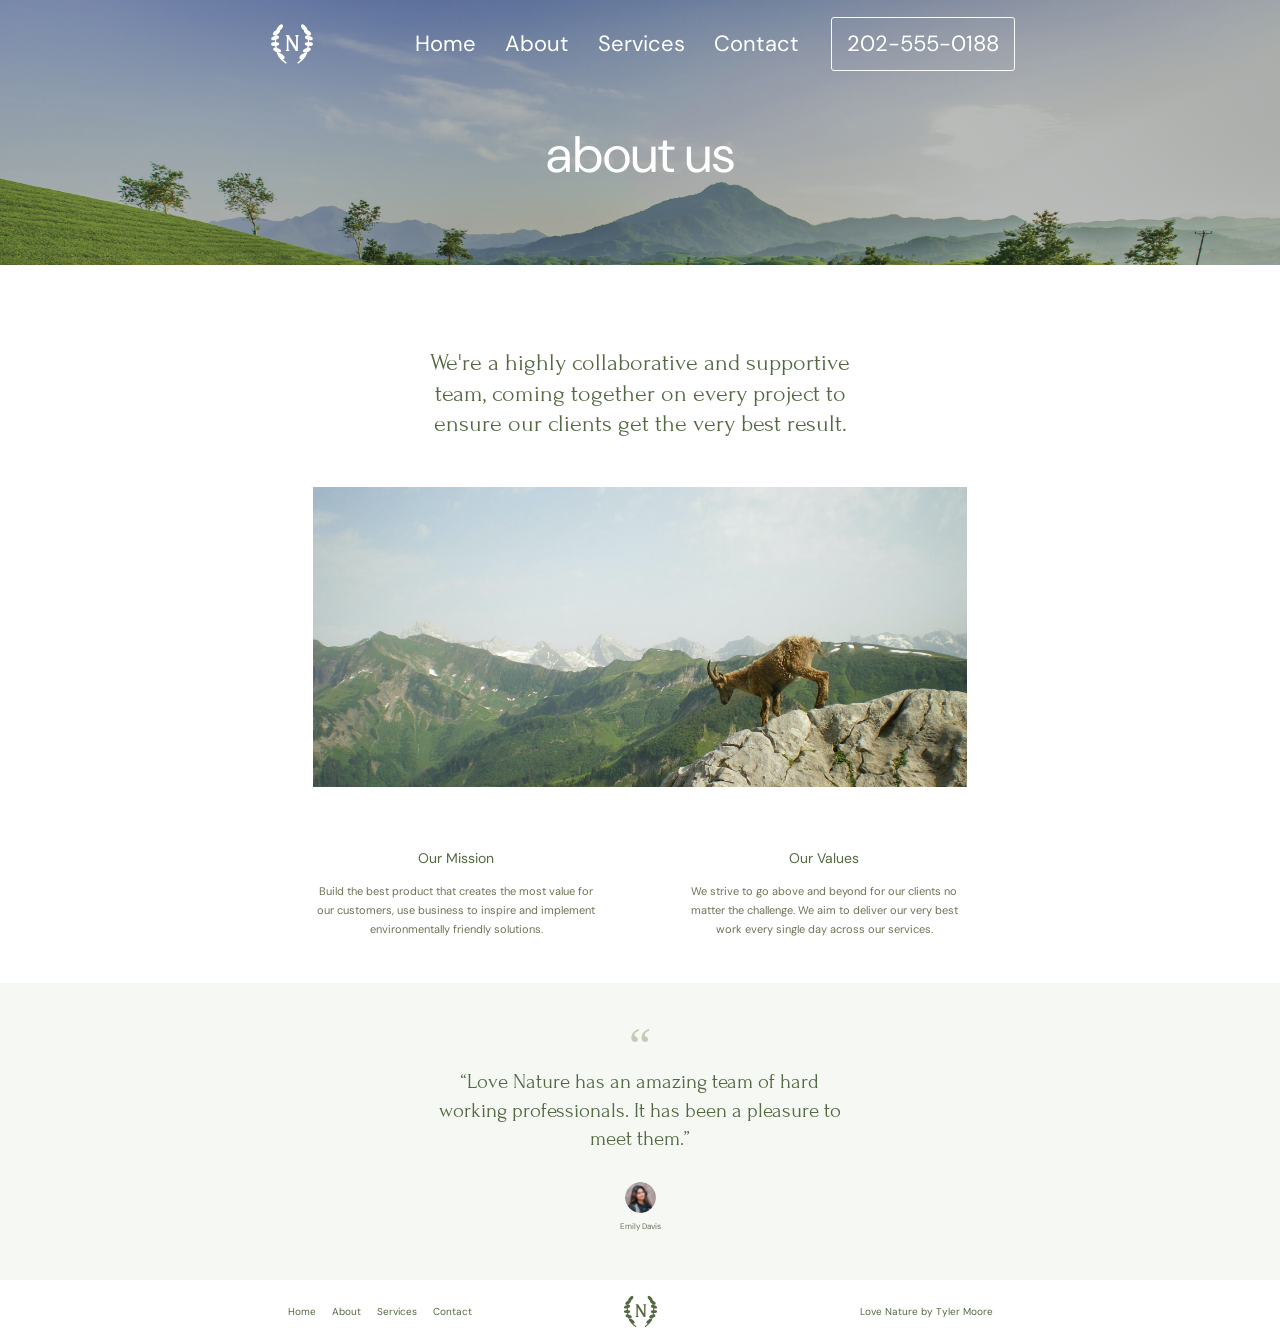
<file: about.html>
<!DOCTYPE html>
<html lang="en">
  <head>
    <meta charset="UTF-8" />
    <meta name="viewport" content="width=device-width, initial-scale=1.0" />
    <title>About Us - Love Nature</title>
    <link rel="preconnect" href="https://fonts.googleapis.com" />
    <link rel="preconnect" href="https://fonts.gstatic.com" crossorigin />
    <link
      href="https://fonts.googleapis.com/css2?family=DM+Sans:wght@400;500&family=Forum&display=swap"
      rel="stylesheet"
    />
    <link rel="stylesheet" href="about.css" />
  </head>
  <body>
    <header class="hero">
      <nav class="site-nav" aria-label="Main navigation">
        <a href="index.html" class="logo logo-light" aria-label="Love Nature home">
          <svg class="logo-mark" viewBox="0 0 80 80" aria-hidden="true" focusable="false">
            <g fill="none" stroke="currentColor" stroke-linecap="round" stroke-width="2">
              <path d="M24 13C12 25 11 55 31 68" />
              <path d="M56 13c12 12 13 42-7 55" />
            </g>
            <g fill="currentColor">
              <ellipse cx="22" cy="16" rx="3" ry="6" transform="rotate(42 22 16)" />
              <ellipse cx="17" cy="23" rx="3" ry="6" transform="rotate(55 17 23)" />
              <ellipse cx="15" cy="31" rx="3" ry="6" transform="rotate(72 15 31)" />
              <ellipse cx="15" cy="40" rx="3" ry="6" transform="rotate(88 15 40)" />
              <ellipse cx="18" cy="49" rx="3" ry="6" transform="rotate(110 18 49)" />
              <ellipse cx="24" cy="58" rx="3" ry="6" transform="rotate(130 24 58)" />
              <ellipse cx="58" cy="16" rx="3" ry="6" transform="rotate(-42 58 16)" />
              <ellipse cx="63" cy="23" rx="3" ry="6" transform="rotate(-55 63 23)" />
              <ellipse cx="65" cy="31" rx="3" ry="6" transform="rotate(-72 65 31)" />
              <ellipse cx="65" cy="40" rx="3" ry="6" transform="rotate(-88 65 40)" />
              <ellipse cx="62" cy="49" rx="3" ry="6" transform="rotate(-110 62 49)" />
              <ellipse cx="56" cy="58" rx="3" ry="6" transform="rotate(-130 56 58)" />
              <text
                x="40"
                y="50"
                text-anchor="middle"
                font-family="Forum, Georgia, serif"
                font-size="33"
                font-weight="600"
              >
                N
              </text>
            </g>
          </svg>
        </a>

        <div class="nav-links">
          <a href="index.html">Home</a>
          <a href="about.html">About</a>
          <a href="service.html">Services</a>
          <a href="contact.html">Contact</a>
          <a class="phone-link" href="tel:2025550188">202-555-0188</a>
        </div>
      </nav>

      <h1>about us</h1>
    </header>

    <main>
      <section class="intro-section">
        <p>
          We're a highly collaborative and supportive team, coming together on every project to
          ensure our clients get the very best result.
        </p>
      </section>

      <section class="feature-section" aria-label="About Love Nature">
        <img
          class="feature-image"
          src="images folder/about1.jpg"
          alt="Mountain goat standing on a rocky cliff"
        />

        <div class="info-grid">
          <article>
            <h2>Our Mission</h2>
            <p>
              Build the best product that creates the most value for our customers, use business to
              inspire and implement environmentally friendly solutions.
            </p>
          </article>

          <article>
            <h2>Our Values</h2>
            <p>
              We strive to go above and beyond for our clients no matter the challenge. We aim to
              deliver our very best work every single day across our services.
            </p>
          </article>
        </div>
      </section>

      <section class="testimonial-section" aria-label="Client testimonial">
        <div class="quote-mark">&ldquo;</div>
        <blockquote>
          &ldquo;Love Nature has an amazing team of hard working professionals. It has been a
          pleasure to meet them.&rdquo;
        </blockquote>
        <img
          class="avatar"
          src="images folder/about.png"
          alt="Emily Davis"
        />
        <p class="author">Emily Davis</p>
      </section>
    </main>

    <footer class="site-footer">
      <nav class="footer-links" aria-label="Footer navigation">
        <a href="index.html">Home</a>
        <a href="about.html">About</a>
        <a href="service.html">Services</a>
        <a href="contact.html">Contact</a>
      </nav>

      <a href="index.html" class="logo logo-dark" aria-label="Love Nature home">
        <svg class="logo-mark" viewBox="0 0 80 80" aria-hidden="true" focusable="false">
          <g fill="none" stroke="currentColor" stroke-linecap="round" stroke-width="2">
            <path d="M24 13C12 25 11 55 31 68" />
            <path d="M56 13c12 12 13 42-7 55" />
          </g>
          <g fill="currentColor">
            <ellipse cx="22" cy="16" rx="3" ry="6" transform="rotate(42 22 16)" />
            <ellipse cx="17" cy="23" rx="3" ry="6" transform="rotate(55 17 23)" />
            <ellipse cx="15" cy="31" rx="3" ry="6" transform="rotate(72 15 31)" />
            <ellipse cx="15" cy="40" rx="3" ry="6" transform="rotate(88 15 40)" />
            <ellipse cx="18" cy="49" rx="3" ry="6" transform="rotate(110 18 49)" />
            <ellipse cx="24" cy="58" rx="3" ry="6" transform="rotate(130 24 58)" />
            <ellipse cx="58" cy="16" rx="3" ry="6" transform="rotate(-42 58 16)" />
            <ellipse cx="63" cy="23" rx="3" ry="6" transform="rotate(-55 63 23)" />
            <ellipse cx="65" cy="31" rx="3" ry="6" transform="rotate(-72 65 31)" />
            <ellipse cx="65" cy="40" rx="3" ry="6" transform="rotate(-88 65 40)" />
            <ellipse cx="62" cy="49" rx="3" ry="6" transform="rotate(-110 62 49)" />
            <ellipse cx="56" cy="58" rx="3" ry="6" transform="rotate(-130 56 58)" />
            <text
              x="40"
              y="50"
              text-anchor="middle"
              font-family="Forum, Georgia, serif"
              font-size="33"
              font-weight="600"
            >
              N
            </text>
          </g>
        </svg>
      </a>

      <p>Love Nature by Tyler Moore</p>
    </footer>
  </body>
</html>
</file>
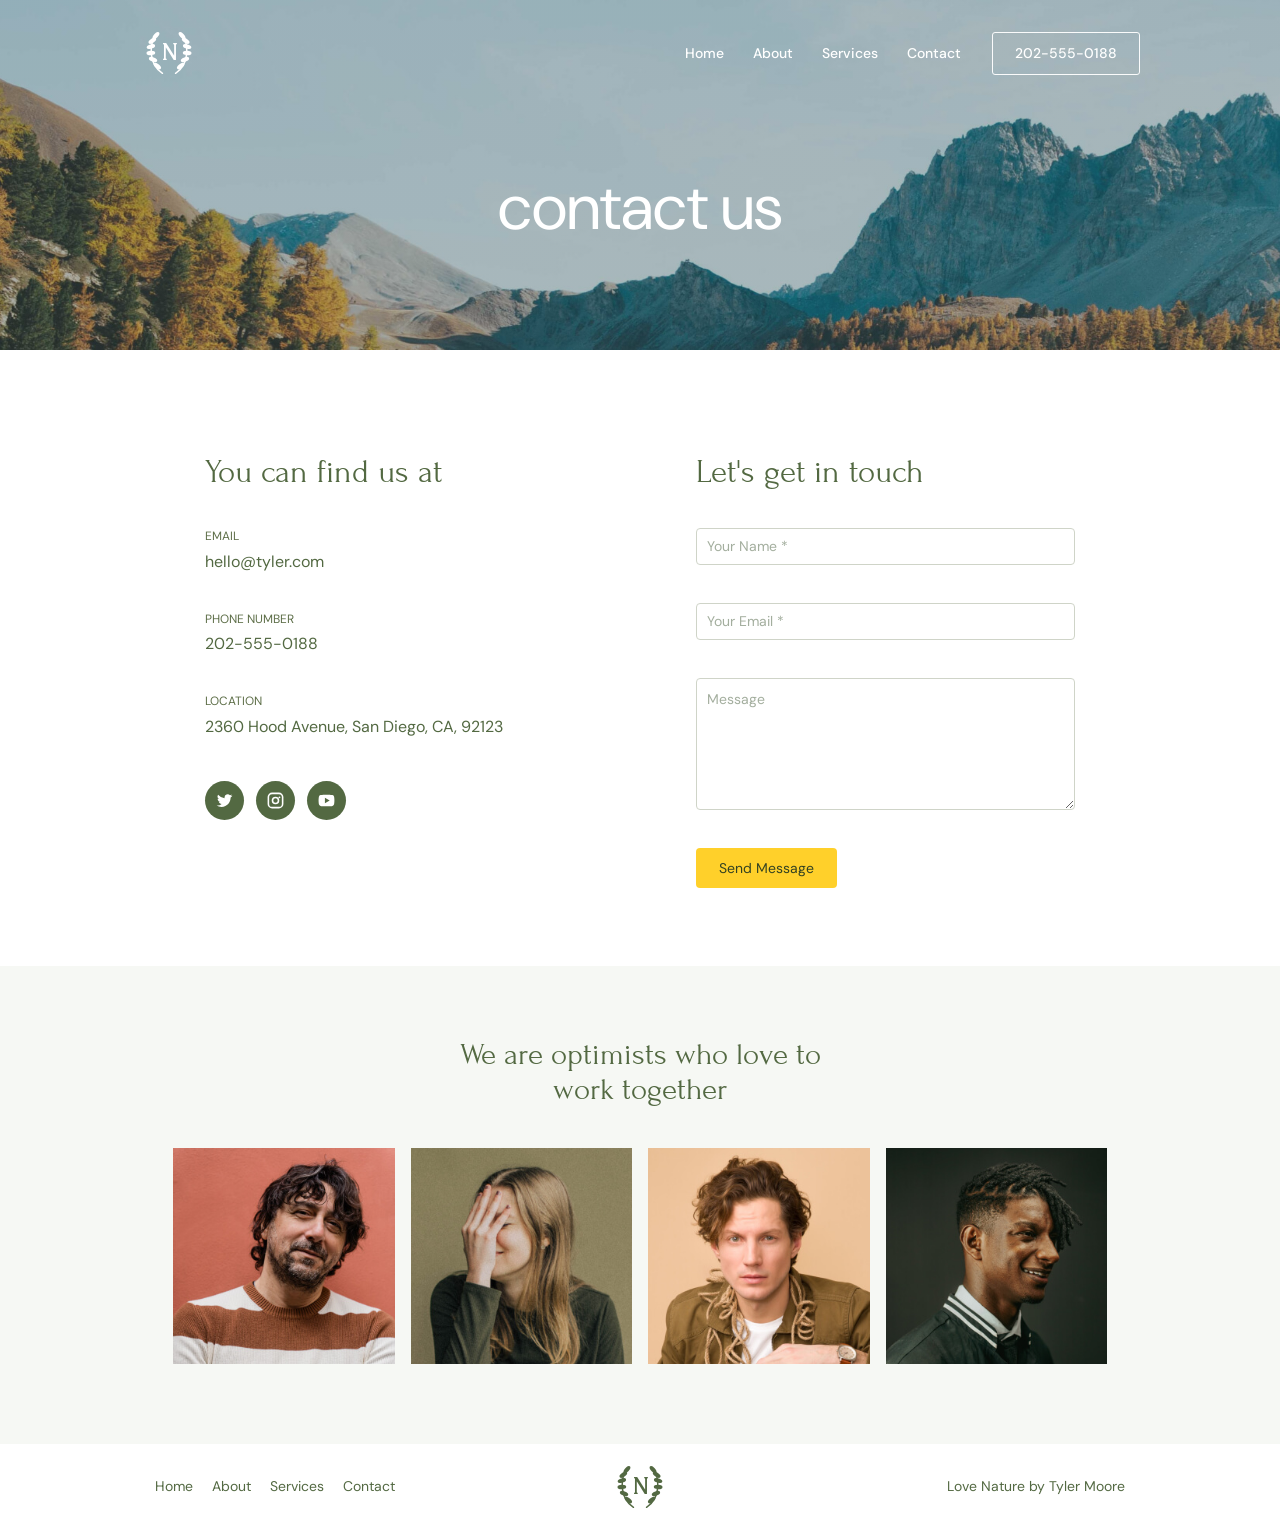
<file: contact.html>
<!DOCTYPE html>
<html lang="en">
  <head>
    <meta charset="UTF-8" />
    <meta name="viewport" content="width=device-width, initial-scale=1.0" />
    <title>Contact Us - Love Nature</title>
    <link rel="preconnect" href="https://fonts.googleapis.com" />
    <link rel="preconnect" href="https://fonts.gstatic.com" crossorigin />
    <link
      href="https://fonts.googleapis.com/css2?family=DM+Sans:wght@400;500&family=Forum&display=swap"
      rel="stylesheet"
    />
    <link rel="stylesheet" href="contact.css" />
  </head>
  <body>
    <header class="hero">
      <nav class="site-nav" aria-label="Main navigation">
        <a class="logo logo-light" href="index.html" aria-label="Love Nature home">
          <svg class="logo-mark" viewBox="0 0 80 80" aria-hidden="true" focusable="false">
            <g fill="none" stroke="currentColor" stroke-linecap="round" stroke-width="2">
              <path d="M24 13C12 25 11 55 31 68" />
              <path d="M56 13c12 12 13 42-7 55" />
            </g>
            <g fill="currentColor">
              <ellipse cx="22" cy="16" rx="3" ry="6" transform="rotate(42 22 16)" />
              <ellipse cx="17" cy="23" rx="3" ry="6" transform="rotate(55 17 23)" />
              <ellipse cx="15" cy="31" rx="3" ry="6" transform="rotate(72 15 31)" />
              <ellipse cx="15" cy="40" rx="3" ry="6" transform="rotate(88 15 40)" />
              <ellipse cx="18" cy="49" rx="3" ry="6" transform="rotate(110 18 49)" />
              <ellipse cx="24" cy="58" rx="3" ry="6" transform="rotate(130 24 58)" />
              <ellipse cx="58" cy="16" rx="3" ry="6" transform="rotate(-42 58 16)" />
              <ellipse cx="63" cy="23" rx="3" ry="6" transform="rotate(-55 63 23)" />
              <ellipse cx="65" cy="31" rx="3" ry="6" transform="rotate(-72 65 31)" />
              <ellipse cx="65" cy="40" rx="3" ry="6" transform="rotate(-88 65 40)" />
              <ellipse cx="62" cy="49" rx="3" ry="6" transform="rotate(-110 62 49)" />
              <ellipse cx="56" cy="58" rx="3" ry="6" transform="rotate(-130 56 58)" />
              <text
                x="40"
                y="50"
                text-anchor="middle"
                font-family="Forum, Georgia, serif"
                font-size="33"
                font-weight="600"
              >
                N
              </text>
            </g>
          </svg>
        </a>

        <div class="nav-menu">
          <a href="index.html">Home</a>
          <a href="about.html">About</a>
          <a href="service.html">Services</a>
          <a href="contact.html">Contact</a>
          <a class="phone-link" href="tel:2025550188">202-555-0188</a>
        </div>
      </nav>

      <h1>contact us</h1>
    </header>

    <main>
      <section class="contact-section" aria-label="Contact details and message form">
        <div class="contact-grid">
          <div class="contact-details">
            <h2>You can find us at</h2>

            <div class="detail-block">
              <p class="detail-label">EMAIL</p>
              <a href="mailto:hello@tyler.com">hello@tyler.com</a>
            </div>

            <div class="detail-block">
              <p class="detail-label">PHONE NUMBER</p>
              <a href="tel:2025550188">202-555-0188</a>
            </div>

            <div class="detail-block">
              <p class="detail-label">LOCATION</p>
              <p>2360 Hood Avenue, San Diego, CA, 92123</p>
            </div>

            <div class="social-links" aria-label="Social media links">
              <a href="#" aria-label="Twitter">
                <svg viewBox="0 0 24 24" aria-hidden="true" focusable="false">
                  <path
                    d="M22 5.9c-.7.3-1.5.6-2.3.7.8-.5 1.4-1.2 1.7-2.2-.8.5-1.6.8-2.5 1A4 4 0 0 0 12 8.1c0 .3 0 .6.1.9a11.3 11.3 0 0 1-8.2-4.2 4 4 0 0 0 1.2 5.4c-.7 0-1.3-.2-1.8-.5v.1c0 1.9 1.3 3.5 3.1 3.9-.3.1-.7.1-1 .1-.2 0-.5 0-.7-.1.5 1.6 2 2.7 3.7 2.8A8.1 8.1 0 0 1 2 18.3a11.4 11.4 0 0 0 6.2 1.8c7.4 0 11.5-6.1 11.5-11.5v-.5c.9-.6 1.6-1.3 2.3-2.2Z"
                  />
                </svg>
              </a>
              <a href="#" aria-label="Instagram">
                <svg viewBox="0 0 24 24" aria-hidden="true" focusable="false">
                  <path
                    d="M7.7 2h8.6A5.7 5.7 0 0 1 22 7.7v8.6a5.7 5.7 0 0 1-5.7 5.7H7.7A5.7 5.7 0 0 1 2 16.3V7.7A5.7 5.7 0 0 1 7.7 2Zm0 2A3.7 3.7 0 0 0 4 7.7v8.6A3.7 3.7 0 0 0 7.7 20h8.6a3.7 3.7 0 0 0 3.7-3.7V7.7A3.7 3.7 0 0 0 16.3 4H7.7Zm4.3 3.2a4.8 4.8 0 1 1 0 9.6 4.8 4.8 0 0 1 0-9.6Zm0 2a2.8 2.8 0 1 0 0 5.6 2.8 2.8 0 0 0 0-5.6Zm5-2.4a1.2 1.2 0 1 1 0 2.4 1.2 1.2 0 0 1 0-2.4Z"
                  />
                </svg>
              </a>
              <a href="#" aria-label="YouTube">
                <svg viewBox="0 0 24 24" aria-hidden="true" focusable="false">
                  <path
                    d="M21.6 7.2a3 3 0 0 0-2.1-2.1C17.6 4.6 12 4.6 12 4.6s-5.6 0-7.5.5a3 3 0 0 0-2.1 2.1C2 9.1 2 12 2 12s0 2.9.4 4.8a3 3 0 0 0 2.1 2.1c1.9.5 7.5.5 7.5.5s5.6 0 7.5-.5a3 3 0 0 0 2.1-2.1c.4-1.9.4-4.8.4-4.8s0-2.9-.4-4.8ZM10 15.5v-7l6 3.5-6 3.5Z"
                  />
                </svg>
              </a>
            </div>
          </div>

          <div class="contact-form-wrap">
            <h2>Let's get in touch</h2>

            <form class="contact-form" action="#" method="post">
              <label>
                <span>Your Name</span>
                <input type="text" name="name" placeholder="Your Name *" required />
              </label>

              <label>
                <span>Your Email</span>
                <input type="email" name="email" placeholder="Your Email *" required />
              </label>

              <label>
                <span>Message</span>
                <textarea name="message" placeholder="Message" rows="6"></textarea>
              </label>

              <button type="submit">Send Message</button>
            </form>
          </div>
        </div>
      </section>

      <section class="team-section" aria-label="Team photos">
        <h2>We are optimists who love to<br />work together</h2>

        <div class="team-gallery">
          <img
            src="images folder/contact1.jpg"
            alt="Smiling team member in a striped sweater"
          />
          <img
            src="images folder/contact2.jpg"
            alt="Team member covering her face with her hand"
          />
          <img
            src="images folder/contact3.jpg"
            alt="Team member looking at the camera"
          />
          <img
            src="images folder/contact4.jpg"
            alt="Smiling team member in profile"
          />
        </div>
      </section>
    </main>

    <footer class="site-footer">
      <nav class="footer-links" aria-label="Footer navigation">
        <a href="index.html">Home</a>
        <a href="about.html">About</a>
        <a href="service.html">Services</a>
        <a href="contact.html">Contact</a>
      </nav>

      <a class="logo logo-dark" href="index.html" aria-label="Love Nature home">
        <svg class="logo-mark" viewBox="0 0 80 80" aria-hidden="true" focusable="false">
          <g fill="none" stroke="currentColor" stroke-linecap="round" stroke-width="2">
            <path d="M24 13C12 25 11 55 31 68" />
            <path d="M56 13c12 12 13 42-7 55" />
          </g>
          <g fill="currentColor">
            <ellipse cx="22" cy="16" rx="3" ry="6" transform="rotate(42 22 16)" />
            <ellipse cx="17" cy="23" rx="3" ry="6" transform="rotate(55 17 23)" />
            <ellipse cx="15" cy="31" rx="3" ry="6" transform="rotate(72 15 31)" />
            <ellipse cx="15" cy="40" rx="3" ry="6" transform="rotate(88 15 40)" />
            <ellipse cx="18" cy="49" rx="3" ry="6" transform="rotate(110 18 49)" />
            <ellipse cx="24" cy="58" rx="3" ry="6" transform="rotate(130 24 58)" />
            <ellipse cx="58" cy="16" rx="3" ry="6" transform="rotate(-42 58 16)" />
            <ellipse cx="63" cy="23" rx="3" ry="6" transform="rotate(-55 63 23)" />
            <ellipse cx="65" cy="31" rx="3" ry="6" transform="rotate(-72 65 31)" />
            <ellipse cx="65" cy="40" rx="3" ry="6" transform="rotate(-88 65 40)" />
            <ellipse cx="62" cy="49" rx="3" ry="6" transform="rotate(-110 62 49)" />
            <ellipse cx="56" cy="58" rx="3" ry="6" transform="rotate(-130 56 58)" />
            <text
              x="40"
              y="50"
              text-anchor="middle"
              font-family="Forum, Georgia, serif"
              font-size="33"
              font-weight="600"
            >
              N
            </text>
          </g>
        </svg>
      </a>

      <p>Love Nature by Tyler Moore</p>
    </footer>
  </body>
</html>
</file>
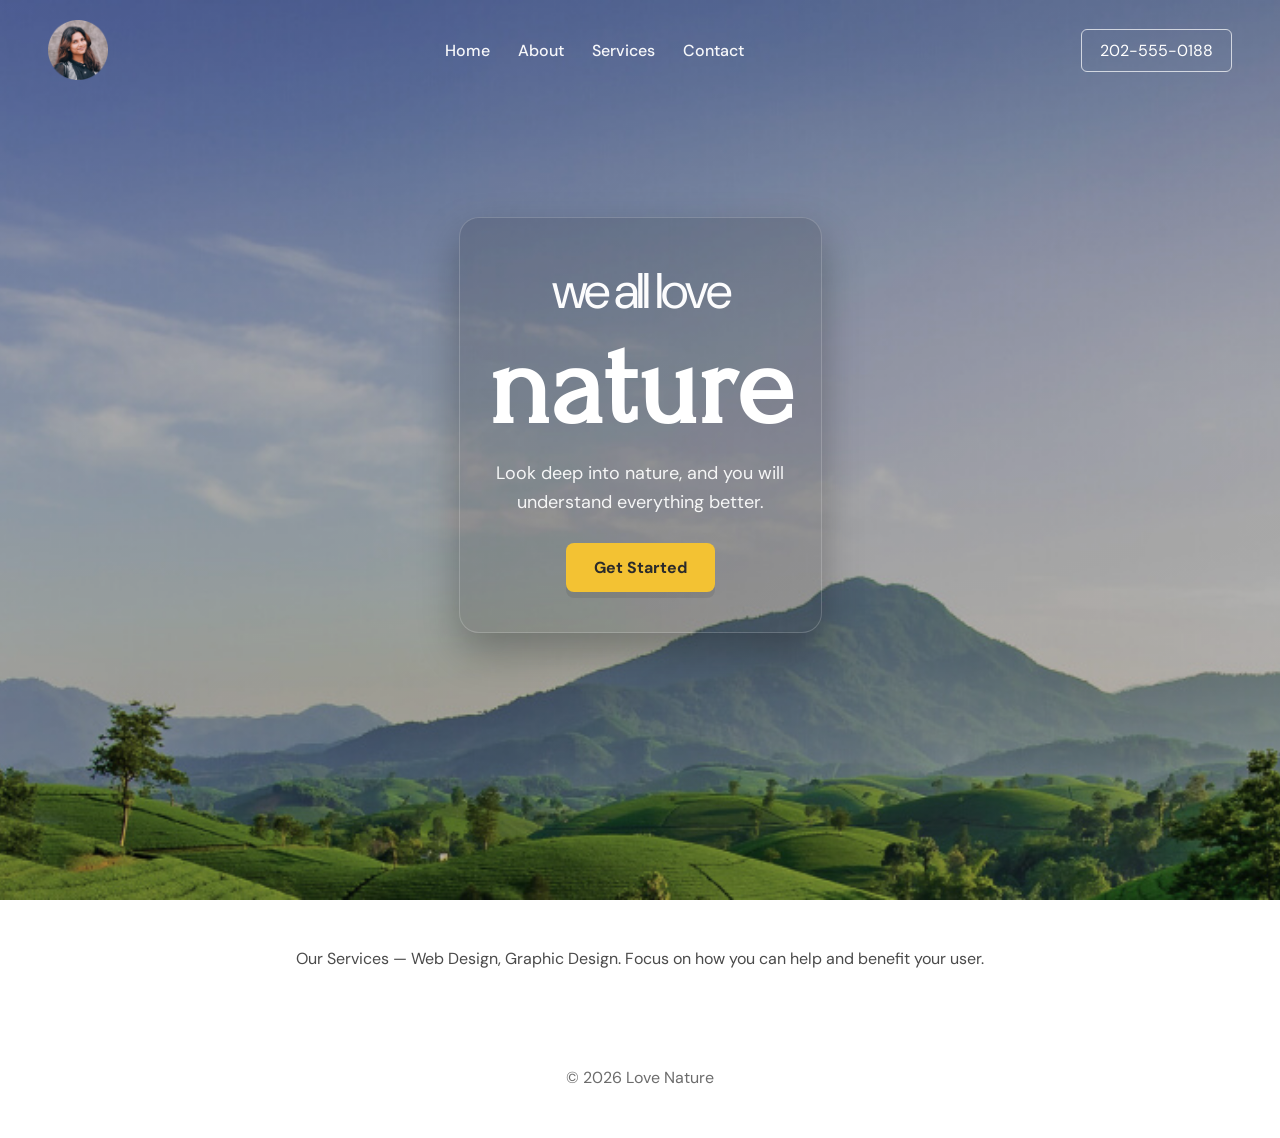
<file: replica.html>
<!doctype html>
<html lang="en">
<head>
  <meta charset="utf-8">
  <meta name="viewport" content="width=device-width,initial-scale=1">
  <title>Love Nature — Replica</title>
  <link href="https://fonts.googleapis.com/css2?family=DM+Sans:wght@400;500;700&family=Forum&display=swap" rel="stylesheet">
  <link rel="stylesheet" href="replica.css">
</head>
<body>
  <header class="site-header">
    <a class="logo" href="#" aria-label="logo">
      <img class="logo-mark" src="images folder/about.png" alt="logo">
    </a>
    <nav class="nav-links" aria-label="primary">
      <a href="#">Home</a>
      <a href="#">About</a>
      <a href="#">Services</a>
      <a href="#">Contact</a>
    </nav>
    <a class="phone-btn" href="tel:202-555-0188">202-555-0188</a>
  </header>

  <main>
    <section class="hero">
      <div class="hero-content">
        <div class="eyebrow">we all love</div>
        <h1 class="hero-title">nature</h1>
        <p class="hero-sub">Look deep into nature, and you will<br>understand everything better.</p>
        <div class="hero-actions">
          <a class="btn-primary" href="#">Get Started</a>
        </div>
      </div>
    </section>

    <section class="intro-section">
      <p>Our Services — Web Design, Graphic Design. Focus on how you can help and benefit your user.</p>
    </section>
  </main>

  <footer class="site-footer">
    <p>© 2026 Love Nature</p>
  </footer>
</body>
</html>
</file>
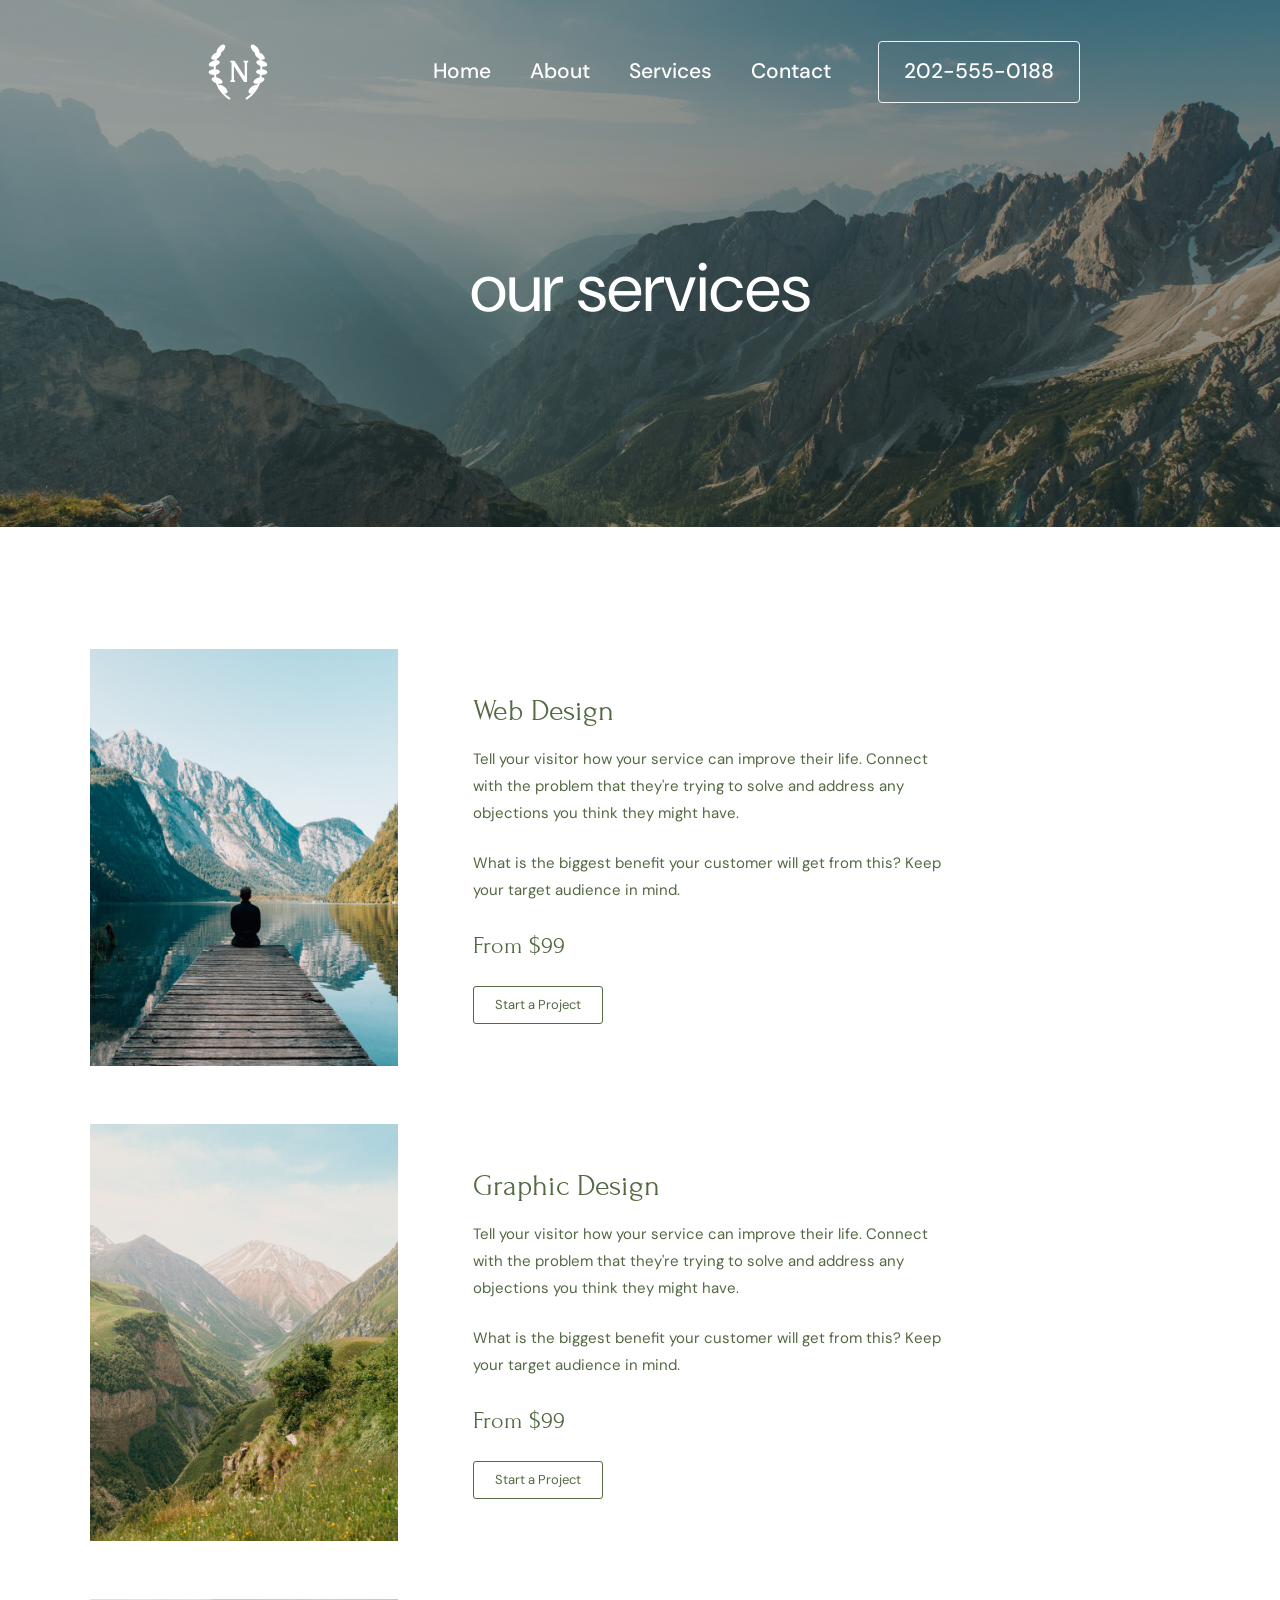
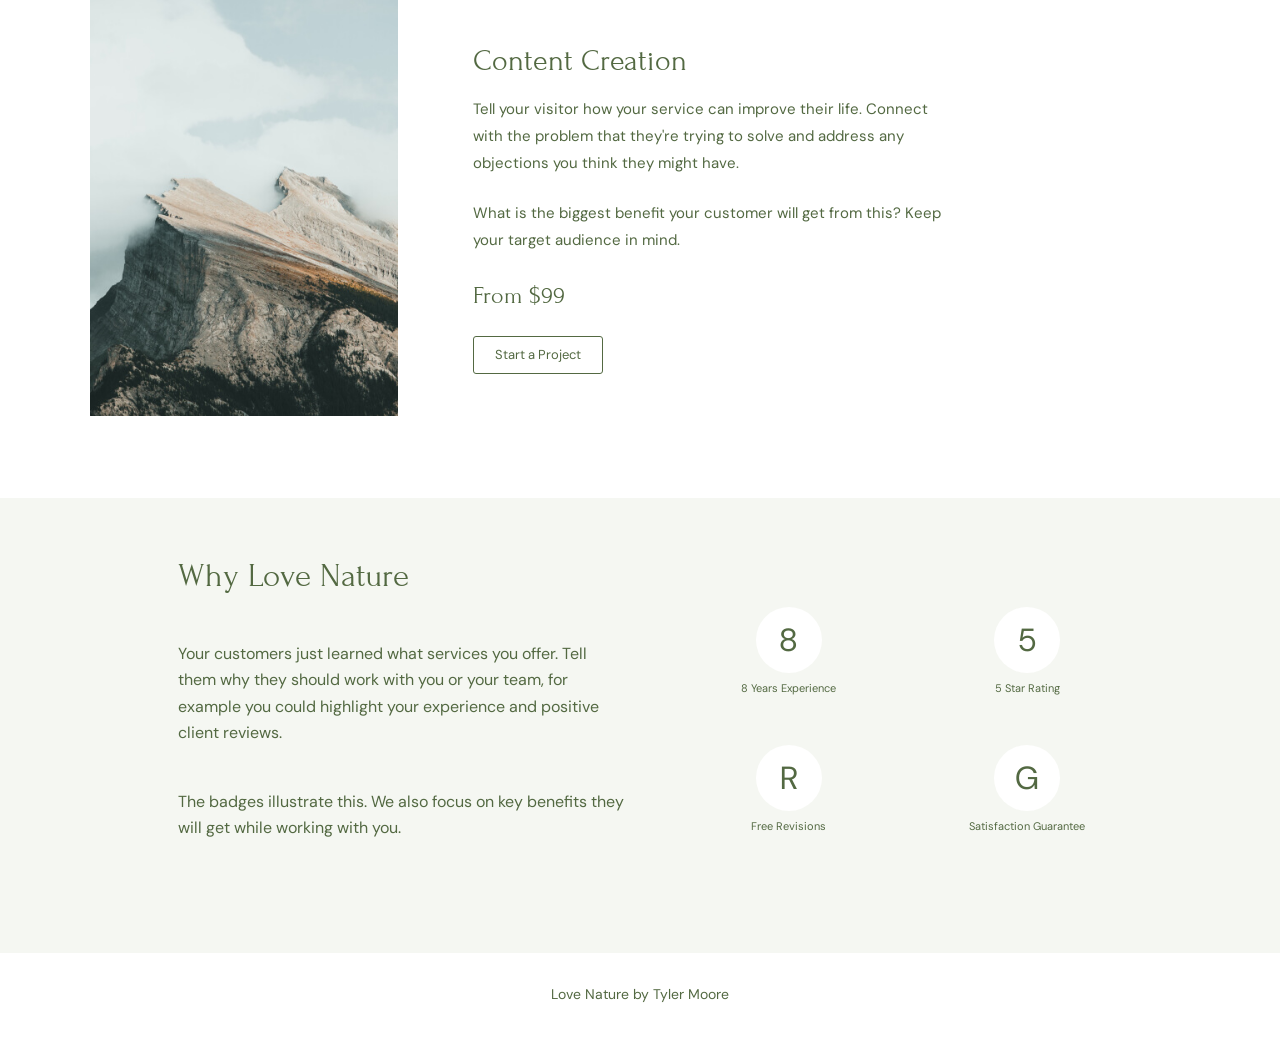
<file: service.html>
<!DOCTYPE html>
<html lang="en">
  <head>
    <meta charset="UTF-8" />
    <meta name="viewport" content="width=device-width, initial-scale=1.0" />
    <title>Our Services - Love Nature</title>
    <link rel="preconnect" href="https://fonts.googleapis.com" />
    <link rel="preconnect" href="https://fonts.gstatic.com" crossorigin />
    <link
      href="https://fonts.googleapis.com/css2?family=DM+Sans:wght@400;500&family=Forum&display=swap"
      rel="stylesheet"
    />
    <link rel="stylesheet" href="service.css" />
  </head>
  <body>
    <header class="hero">
      <nav class="site-nav" aria-label="Main navigation">
        <a href="index.html" class="logo" aria-label="Love Nature home">
          <svg class="logo-mark" viewBox="0 0 80 80" aria-hidden="true" focusable="false">
            <g fill="none" stroke="currentColor" stroke-linecap="round" stroke-width="2">
              <path d="M24 13C12 25 11 55 31 68" />
              <path d="M56 13c12 12 13 42-7 55" />
            </g>
            <g fill="currentColor">
              <ellipse cx="22" cy="16" rx="3" ry="6" transform="rotate(42 22 16)" />
              <ellipse cx="17" cy="23" rx="3" ry="6" transform="rotate(55 17 23)" />
              <ellipse cx="15" cy="31" rx="3" ry="6" transform="rotate(72 15 31)" />
              <ellipse cx="15" cy="40" rx="3" ry="6" transform="rotate(88 15 40)" />
              <ellipse cx="18" cy="49" rx="3" ry="6" transform="rotate(110 18 49)" />
              <ellipse cx="24" cy="58" rx="3" ry="6" transform="rotate(130 24 58)" />
              <ellipse cx="58" cy="16" rx="3" ry="6" transform="rotate(-42 58 16)" />
              <ellipse cx="63" cy="23" rx="3" ry="6" transform="rotate(-55 63 23)" />
              <ellipse cx="65" cy="31" rx="3" ry="6" transform="rotate(-72 65 31)" />
              <ellipse cx="65" cy="40" rx="3" ry="6" transform="rotate(-88 65 40)" />
              <ellipse cx="62" cy="49" rx="3" ry="6" transform="rotate(-110 62 49)" />
              <ellipse cx="56" cy="58" rx="3" ry="6" transform="rotate(-130 56 58)" />
              <text
                x="40"
                y="50"
                text-anchor="middle"
                font-family="Forum, Georgia, serif"
                font-size="33"
                font-weight="600"
              >
                N
              </text>
            </g>
          </svg>
        </a>

        <div class="nav-links">
          <a href="index.html">Home</a>
          <a href="about.html">About</a>
          <a href="service.html">Services</a>
          <a href="contact.html">Contact</a>
          <a href="tel:2025550188" class="phone-link">202-555-0188</a>
        </div>
      </nav>

      <h1>our services</h1>
    </header>

    <main>
      <section class="services-list">
        <article class="service-row">
          <div class="service-image">
            <img
              src="images folder/service-1.jpg"
              alt="Person sitting on a dock overlooking mountains and a lake"
            />
          </div>
          <div class="service-copy">
            <h2>Web Design</h2>
            <p>
              Tell your visitor how your service can improve their life. Connect with the problem
              that they're trying to solve and address any objections you think they might have.
            </p>
            <p>
              What is the biggest benefit your customer will get from this? Keep your target
              audience in mind.
            </p>
            <p class="price">From $99</p>
            <a href="contact.html" class="outline-button">Start a Project</a>
          </div>
        </article>

        <article class="service-row">
          <div class="service-image">
            <img src="images folder/service-2.jpg" alt="Green mountain valley" />
          </div>
          <div class="service-copy">
            <h2>Graphic Design</h2>
            <p>
              Tell your visitor how your service can improve their life. Connect with the problem
              that they're trying to solve and address any objections you think they might have.
            </p>
            <p>
              What is the biggest benefit your customer will get from this? Keep your target
              audience in mind.
            </p>
            <p class="price">From $99</p>
            <a href="contact.html" class="outline-button">Start a Project</a>
          </div>
        </article>

        <article class="service-row">
          <div class="service-image">
            <img src="images folder/service-3.jpg" alt="Rocky mountain peak under clouds" />
          </div>
          <div class="service-copy">
            <h2>Content Creation</h2>
            <p>
              Tell your visitor how your service can improve their life. Connect with the problem
              that they're trying to solve and address any objections you think they might have.
            </p>
            <p>
              What is the biggest benefit your customer will get from this? Keep your target
              audience in mind.
            </p>
            <p class="price">From $99</p>
            <a href="contact.html" class="outline-button">Start a Project</a>
          </div>
        </article>
      </section>

      <section class="why-section">
        <div class="why-inner">
          <div class="why-copy">
            <h2>Why Love Nature</h2>
            <p>
              Your customers just learned what services you offer. Tell them why they should work
              with you or your team, for example you could highlight your experience and positive
              client reviews.
            </p>
            <p>
              The badges illustrate this. We also focus on key benefits they will get while working
              with you.
            </p>
          </div>

          <div class="badges-grid" aria-label="Service benefits">
            <div class="badge">
              <div class="badge-icon">8</div>
              <p>8 Years Experience</p>
            </div>
            <div class="badge">
              <div class="badge-icon">5</div>
              <p>5 Star Rating</p>
            </div>
            <div class="badge">
              <div class="badge-icon">R</div>
              <p>Free Revisions</p>
            </div>
            <div class="badge">
              <div class="badge-icon">G</div>
              <p>Satisfaction Guarantee</p>
            </div>
          </div>
        </div>
      </section>
    </main>

    <footer class="site-footer">
      <p>Love Nature by Tyler Moore</p>
    </footer>
  </body>
</html>
</file>
<file: about.css>
:root {
  --green: #536942;
  --soft-green: #6a7455;
  --pale: #f6f8f4;
  --white: #ffffff;
}

* {
  box-sizing: border-box;
}

body {
  margin: 0;
  color: var(--green);
  background: var(--white);
  font-family: "DM Sans", Arial, sans-serif;
  font-size: 14px;
  line-height: 1.6;
}

a {
  color: inherit;
  text-decoration: none;
}

img {
  display: block;
  width: 100%;
}

.hero {
  min-height: 265px;
  position: relative;
  display: flex;
  align-items: center;
  justify-content: center;
  background:
    linear-gradient(rgba(47, 56, 48, 0.32), rgba(47, 56, 48, 0.32)),
    url("images folder/about background.jpg")
      center 46% / cover no-repeat;
}

.site-nav {
  width: min(750px, calc(100% - 48px));
  position: absolute;
  top: 17px;
  left: 50%;
  transform: translateX(-50%);
  display: flex;
  align-items: center;
  justify-content: space-between;
}

.logo {
  width: 54px;
  height: 54px;
  display: block;
}

.logo-mark {
  width: 100%;
  height: 100%;
  display: block;
}

.logo-light {
  color: var(--white);
}

.logo-dark {
  color: var(--green);
}

.nav-links {
  display: flex;
  align-items: center;
  gap: 29px;
  color: var(--white);
  font-size: 22px;
  font-weight: 400;
}

.phone-link {
  min-width: 98px;
  margin-left: 3px;
  padding: 8px 15px;
  border: 1px solid rgba(255, 255, 255, 0.95);
  border-radius: 3px;
  text-align: center;
}

.hero h1 {
  margin: 45px 0 0;
  color: var(--white);
  font-family: "DM Sans", Arial, sans-serif;
  font-size: clamp(43px, 4vw, 59px);
  font-weight: 400;
  line-height: 1;
  text-transform: lowercase;
}

.intro-section {
  padding: 83px 24px 47px;
  text-align: center;
}

.intro-section p {
  max-width: 430px;
  margin: 0 auto;
  color: var(--green);
  font-family: "Forum", Georgia, serif;
  font-size: 24px;
  line-height: 1.28;
}

.feature-section {
  max-width: 654px;
  margin: 0 auto;
  padding: 0 0 44px;
}

.feature-image {
  height: 300px;
  object-fit: cover;
  object-position: center 43%;
}

.info-grid {
  display: grid;
  grid-template-columns: repeat(2, 1fr);
  gap: 82px;
  padding-top: 60px;
  text-align: center;
}

.info-grid h2 {
  margin: 0 0 12px;
  color: var(--green);
  font-family: "DM Sans", Arial, sans-serif;
  font-size: 14px;
  font-weight: 400;
}

.info-grid p {
  margin: 0;
  color: var(--soft-green);
  font-size: 11px;
  line-height: 1.75;
}

.testimonial-section {
  margin-top: 0;
  padding: 43px 24px 47px;
  background: var(--pale);
  text-align: center;
}

.quote-mark {
  height: 28px;
  color: #c4ccb8;
  font-family: Georgia, serif;
  font-size: 50px;
  line-height: 0.8;
}

.testimonial-section blockquote {
  max-width: 405px;
  margin: 14px auto 29px;
  color: var(--green);
  font-family: "Forum", Georgia, serif;
  font-size: 21px;
  line-height: 1.35;
}

.avatar {
  width: 31px;
  height: 31px;
  margin: 0 auto 7px;
  border-radius: 50%;
  object-fit: cover;
}

.author {
  margin: 0;
  color: var(--soft-green);
  font-size: 8px;
}

.site-footer {
  min-height: 63px;
  width: min(705px, calc(100% - 48px));
  margin: 0 auto;
  display: grid;
  grid-template-columns: 1fr auto 1fr;
  align-items: center;
  color: var(--green);
}

.site-footer .logo {
  width: 43px;
  height: 43px;
}

.footer-links {
  display: flex;
  gap: 16px;
  font-size: 10px;
}

.site-footer p {
  margin: 0;
  justify-self: end;
  font-size: 10px;
}

@media (max-width: 760px) {
  .site-nav {
    width: calc(100% - 32px);
    align-items: flex-start;
  }

  .nav-links {
    max-width: 250px;
    justify-content: flex-end;
    flex-wrap: wrap;
    gap: 10px 16px;
  }

  .intro-section {
    padding-top: 64px;
  }

  .feature-section {
    padding-left: 22px;
    padding-right: 22px;
  }

  .info-grid {
    grid-template-columns: 1fr;
    gap: 34px;
    padding-top: 38px;
  }

  .site-footer {
    min-height: 150px;
    grid-template-columns: 1fr;
    justify-items: center;
    gap: 16px;
    padding: 22px 0;
  }

  .site-footer p {
    justify-self: center;
  }
}

@media (max-width: 480px) {
  .hero {
    min-height: 320px;
  }

  .hero h1 {
    margin-top: 92px;
  }

  .footer-links {
    flex-wrap: wrap;
    justify-content: center;
  }
}
</file>
<file: contact.css>
:root {
  --green: #536942;
  --soft-green: #5e6f49;
  --line: #cfd4c8;
  --off-white: #f6f8f4;
  --yellow: #ffd02a;
  --white: #ffffff;
}

* {
  box-sizing: border-box;
}

body {
  margin: 0;
  color: var(--green);
  background: var(--white);
  font-family: "DM Sans", Arial, sans-serif;
  font-size: 15px;
  line-height: 1.5;
}

a {
  color: inherit;
  text-decoration: none;
}

img {
  display: block;
  width: 100%;
}

.hero {
  min-height: 350px;
  position: relative;
  display: flex;
  align-items: center;
  justify-content: center;
  overflow: hidden;
  background:
    linear-gradient(rgba(47, 68, 70, 0.36), rgba(47, 68, 70, 0.36)),
    url("images folder/contact background.jpg")
      center 44% / cover no-repeat;
}

.site-nav {
  width: min(1000px, calc(100% - 48px));
  position: absolute;
  top: 24px;
  left: 50%;
  transform: translateX(-50%);
  display: flex;
  align-items: center;
  justify-content: space-between;
  z-index: 2;
}

.logo {
  width: 58px;
  height: 58px;
  display: block;
}

.logo-mark {
  display: block;
  width: 100%;
  height: 100%;
}

.logo-light {
  color: var(--white);
}

.logo-dark {
  color: var(--green);
}

.nav-menu {
  display: flex;
  align-items: center;
  gap: 29px;
  color: var(--white);
  font-size: 14px;
  font-weight: 500;
}

.nav-menu a:not(.phone-link) {
  padding: 8px 0;
}

.phone-link {
  border: 1px solid rgba(255, 255, 255, 0.95);
  border-radius: 3px;
  padding: 10px 22px;
  margin-left: 2px;
}

.hero h1 {
  margin: 66px 0 0;
  color: var(--white);
  font-family: "DM Sans", Arial, sans-serif;
  font-size: clamp(46px, 5vw, 64px);
  line-height: 1;
  font-weight: 400;
  text-transform: lowercase;
}

.contact-section {
  padding: 104px 24px 78px;
}

.contact-grid {
  max-width: 870px;
  margin: 0 auto;
  display: grid;
  grid-template-columns: 1fr 1fr;
  gap: 112px;
}

.contact-details h2,
.contact-form-wrap h2,
.team-section h2 {
  margin: 0;
  color: var(--green);
  font-family: "Forum", Georgia, serif;
  font-size: 33px;
  font-weight: 400;
  line-height: 1.12;
}

.detail-block {
  margin-top: 38px;
}

.detail-label {
  margin: 0 0 5px;
  color: var(--soft-green);
  font-size: 12px;
  line-height: 1.3;
}

.detail-block a,
.detail-block p:not(.detail-label) {
  margin: 0;
  color: var(--green);
  font-size: 16px;
}

.social-links {
  display: flex;
  gap: 12px;
  margin-top: 42px;
}

.social-links a {
  width: 39px;
  height: 39px;
  display: inline-flex;
  align-items: center;
  justify-content: center;
  border-radius: 50%;
  color: var(--white);
  background: var(--green);
}

.social-links svg {
  width: 19px;
  height: 19px;
  display: block;
  fill: currentColor;
}

.contact-form {
  margin-top: 37px;
}

.contact-form label {
  display: block;
  margin-bottom: 38px;
}

.contact-form label span {
  position: absolute;
  width: 1px;
  height: 1px;
  overflow: hidden;
  clip: rect(0 0 0 0);
  white-space: nowrap;
}

.contact-form input,
.contact-form textarea {
  width: 100%;
  border: 1px solid var(--line);
  border-radius: 4px;
  color: var(--green);
  background: var(--white);
  font: 400 14px "DM Sans", Arial, sans-serif;
  outline: none;
}

.contact-form input {
  height: 37px;
  padding: 0 10px;
}

.contact-form textarea {
  min-height: 99px;
  resize: vertical;
  padding: 11px 10px;
}

.contact-form input::placeholder,
.contact-form textarea::placeholder {
  color: #9aa694;
  opacity: 0.9;
}

.contact-form button {
  margin-top: -6px;
  border: 0;
  border-radius: 4px;
  padding: 11px 23px;
  color: #334222;
  background: var(--yellow);
  font: 400 14px "DM Sans", Arial, sans-serif;
  cursor: pointer;
}

.team-section {
  padding: 72px 24px 80px;
  background: var(--off-white);
  text-align: center;
}

.team-section h2 {
  font-size: 31px;
}

.team-gallery {
  width: min(934px, 100%);
  margin: 40px auto 0;
  display: grid;
  grid-template-columns: repeat(4, 1fr);
  gap: 16px;
}

.team-gallery img {
  height: 216px;
  object-fit: cover;
}

.site-footer {
  min-height: 86px;
  width: min(970px, calc(100% - 48px));
  margin: 0 auto;
  display: grid;
  grid-template-columns: 1fr auto 1fr;
  align-items: center;
  color: var(--green);
}

.footer-links {
  display: flex;
  gap: 19px;
  font-size: 14px;
}

.site-footer p {
  margin: 0;
  justify-self: end;
  font-size: 14px;
}

@media (max-width: 900px) {
  .site-nav {
    top: 18px;
  }

  .nav-menu {
    gap: 17px;
  }

  .contact-grid {
    gap: 54px;
  }
}

@media (max-width: 760px) {
  .hero {
    min-height: 330px;
  }

  .site-nav {
    width: calc(100% - 32px);
    align-items: flex-start;
  }

  .nav-menu {
    flex-wrap: wrap;
    justify-content: flex-end;
    gap: 10px 16px;
    max-width: 250px;
  }

  .phone-link {
    padding: 8px 14px;
  }

  .contact-section {
    padding: 70px 22px 58px;
  }

  .contact-grid {
    grid-template-columns: 1fr;
    gap: 60px;
  }

  .team-gallery {
    grid-template-columns: repeat(2, 1fr);
  }

  .site-footer {
    min-height: 170px;
    grid-template-columns: 1fr;
    justify-items: center;
    gap: 18px;
    padding: 25px 0;
  }

  .site-footer p {
    justify-self: center;
  }
}

@media (max-width: 480px) {
  .hero h1 {
    margin-top: 96px;
  }

  .team-gallery {
    grid-template-columns: 1fr;
  }

  .team-gallery img {
    height: 250px;
  }

  .footer-links {
    flex-wrap: wrap;
    justify-content: center;
  }
}
</file>
<file: replica.css>
/* Replica hero styles (uses DM Sans for body, Forum for large heading) */
:root{
  --accent:#f3c233;
  --white: #ffffff;
}
*{box-sizing:border-box}
body{margin:0;font-family:'DM Sans',Arial,sans-serif;color:#2b2b2b}

.site-header{position:absolute;left:0;right:0;top:0;display:flex;align-items:center;justify-content:space-between;padding:20px 48px;z-index:20}
.logo{width:60px;height:60px;display:block}
.logo-mark{width:100%;height:100%;object-fit:contain}
.nav-links{display:flex;gap:28px}
.nav-links a{color:rgba(255,255,255,0.95);text-decoration:none;font-weight:500}
.phone-btn{color:#fff;border:1px solid rgba(255,255,255,0.7);padding:10px 18px;border-radius:6px;text-decoration:none}

.hero{min-height:100vh;display:flex;align-items:center;justify-content:center;padding:6rem 1rem;background-image:linear-gradient(rgba(0,0,0,0.28),rgba(0,0,0,0.28)), url('images folder/about background.jpg');background-size:cover;background-position:center}

.hero-content{max-width:820px;text-align:center;color:var(--white);padding:40px 28px;border-radius:20px;border:1px solid rgba(255,255,255,0.18);background:rgba(0,0,0,0.12);box-shadow:0 18px 40px rgba(0,0,0,0.28)}
.eyebrow{text-transform:lowercase;color:rgba(255,255,255,0.98);letter-spacing:-3px;margin-bottom:8px;font-weight:400;font-size:50px}
.hero-title{font-family:'Forum',serif;font-size:117px;line-height:0.95;margin:0;color:#ffffff;text-transform:none}
.hero-sub{color:rgba(255,255,255,0.92);max-width:560px;margin:16px auto 26px;line-height:1.6;font-size:18px}
.hero-actions{display:flex;justify-content:center;margin-top:18px}
.btn-primary{background:var(--accent);color:#2b2b2b;padding:14px 28px;border-radius:8px;text-decoration:none;font-weight:700;box-shadow:0 6px 0 rgba(0,0,0,0.08)}

.intro-section{max-width:980px;margin:48px auto;padding:0 20px;text-align:center;color:#4a4a4a}
.site-footer{text-align:center;padding:34px 10px;color:#6c6c6c}

@media (max-width:1200px){
  .hero-title{font-size:9.5rem}
  .eyebrow{font-size:36px}
}

@media (max-width:900px){
  .nav-links{display:none}
  .hero-title{font-size:72px}
  .eyebrow{font-size:24px}
  .site-header{padding:12px 20px}
}

@media (max-width:480px){
  .hero-content{padding:28px 16px;border-radius:14px}
  .btn-primary{padding:12px 20px}
  .hero-title{font-size:48px}
  .eyebrow{font-size:18px}
  .hero-sub{font-size:15px}
}

.hero-content{margin-top:-50px}
</file>
<file: service.css>
:root {
  --green: #536942;
  --hero-overlay: rgba(34, 49, 48, 0.45);
  --why-bg: #f5f7f2;
  --white: #ffffff;
}

* {
  box-sizing: border-box;
}

body {
  margin: 0;
  color: var(--green);
  background: var(--white);
  font-family: "DM Sans", Arial, sans-serif;
  font-size: 15px;
  line-height: 1.7;
}

a {
  color: inherit;
  text-decoration: none;
}

img {
  display: block;
  width: 100%;
}

.hero {
  min-height: 527px;
  position: relative;
  display: flex;
  align-items: center;
  justify-content: center;
  background:
    linear-gradient(var(--hero-overlay), var(--hero-overlay)),
    url("images folder/service background.jpg")
      center 42% / cover no-repeat;
}

.site-nav {
  width: min(1495px, calc(100% - 400px));
  position: absolute;
  top: 34px;
  left: 50%;
  transform: translateX(-50%);
  display: flex;
  align-items: center;
  justify-content: space-between;
}

.logo {
  width: 76px;
  height: 76px;
  color: var(--white);
  display: block;
}

.logo-mark {
  display: block;
  width: 100%;
  height: 100%;
}

.nav-links {
  display: flex;
  align-items: center;
  gap: 39px;
  color: var(--white);
  font-size: 21px;
  font-weight: 500;
}

.phone-link {
  min-width: 194px;
  margin-left: 8px;
  padding: 12px 25px;
  border: 1px solid rgba(255, 255, 255, 0.9);
  border-radius: 4px;
  text-align: center;
}

.hero h1 {
  margin: 50px 0 0;
  color: var(--white);
  font-family: "DM Sans", Arial, sans-serif;
  font-size: clamp(58px, 5.3vw, 86px);
  font-weight: 400;
  line-height: 1;
  text-transform: lowercase;
}

.services-list {
  padding: 122px 24px 82px;
}

.service-row {
  width: min(1100px, 100%);
  margin: 0 auto 58px;
  display: grid;
  grid-template-columns: 308px 1fr;
  gap: 75px;
  align-items: center;
}

.service-row:last-child {
  margin-bottom: 0;
}

.service-image img {
  width: 308px;
  height: 417px;
  object-fit: cover;
}

.service-copy {
  padding-top: 2px;
}

.service-copy h2 {
  margin: 0 0 17px;
  color: var(--green);
  font-family: "Forum", Georgia, serif;
  font-size: 30px;
  font-weight: 400;
  line-height: 1.2;
}

.service-copy p {
  max-width: 487px;
  margin: 0 0 24px;
  color: var(--green);
  font-size: 15px;
  line-height: 1.78;
}

.service-copy .price {
  margin: 28px 0 25px;
  font-family: "Forum", Georgia, serif;
  font-size: 24px;
  line-height: 1.2;
}

.outline-button {
  display: inline-flex;
  min-width: 130px;
  height: 38px;
  align-items: center;
  justify-content: center;
  border: 1px solid var(--green);
  border-radius: 3px;
  color: var(--green);
  background: transparent;
  font-size: 13px;
}

.outline-button:hover {
  background: var(--green);
  color: var(--white);
}

.why-section {
  background: var(--why-bg);
  padding: 60px 24px 70px;
}

.why-inner {
  width: min(925px, 100%);
  margin: 0 auto;
  display: grid;
  grid-template-columns: 1.15fr 1fr;
  gap: 88px;
  align-items: center;
}

.why-copy h2 {
  margin: 0 0 45px;
  font-family: "Forum", Georgia, serif;
  font-size: 33px;
  font-weight: 400;
  line-height: 1.15;
}

.why-copy p {
  max-width: 520px;
  margin: 0 0 42px;
  font-size: 16px;
  line-height: 1.65;
}

.badges-grid {
  display: grid;
  grid-template-columns: repeat(2, 1fr);
  gap: 48px 88px;
  text-align: center;
}

.badge-icon {
  width: 66px;
  height: 66px;
  margin: 0 auto 8px;
  display: flex;
  align-items: center;
  justify-content: center;
  border-radius: 50%;
  color: var(--green);
  background: var(--white);
  font-size: 32px;
  line-height: 1;
}

.badge p {
  margin: 0;
  color: var(--green);
  font-size: 11px;
  line-height: 1.4;
}

.site-footer {
  padding: 30px 24px;
  color: var(--green);
  text-align: center;
  font-size: 14px;
}

.site-footer p {
  margin: 0;
}

@media (max-width: 1200px) {
  .site-nav {
    width: calc(100% - 96px);
  }
}

@media (max-width: 900px) {
  .site-nav {
    top: 24px;
    width: calc(100% - 48px);
  }

  .nav-links {
    gap: 18px;
    font-size: 16px;
  }

  .phone-link {
    min-width: auto;
    padding: 10px 16px;
  }

  .service-row,
  .why-inner {
    grid-template-columns: 1fr;
    gap: 36px;
  }

  .service-image img {
    width: 100%;
    max-width: 380px;
    height: auto;
    aspect-ratio: 308 / 417;
    margin: 0 auto;
  }

  .service-copy {
    max-width: 520px;
    margin: 0 auto;
  }
}

@media (max-width: 640px) {
  .hero {
    min-height: 420px;
  }

  .site-nav {
    align-items: flex-start;
  }

  .logo {
    width: 58px;
    height: 58px;
  }

  .nav-links {
    max-width: 235px;
    justify-content: flex-end;
    flex-wrap: wrap;
    gap: 10px 16px;
    font-size: 14px;
  }

  .hero h1 {
    margin-top: 88px;
  }

  .services-list {
    padding-top: 72px;
  }

  .badges-grid {
    grid-template-columns: 1fr 1fr;
    gap: 32px;
  }
}
</file>
